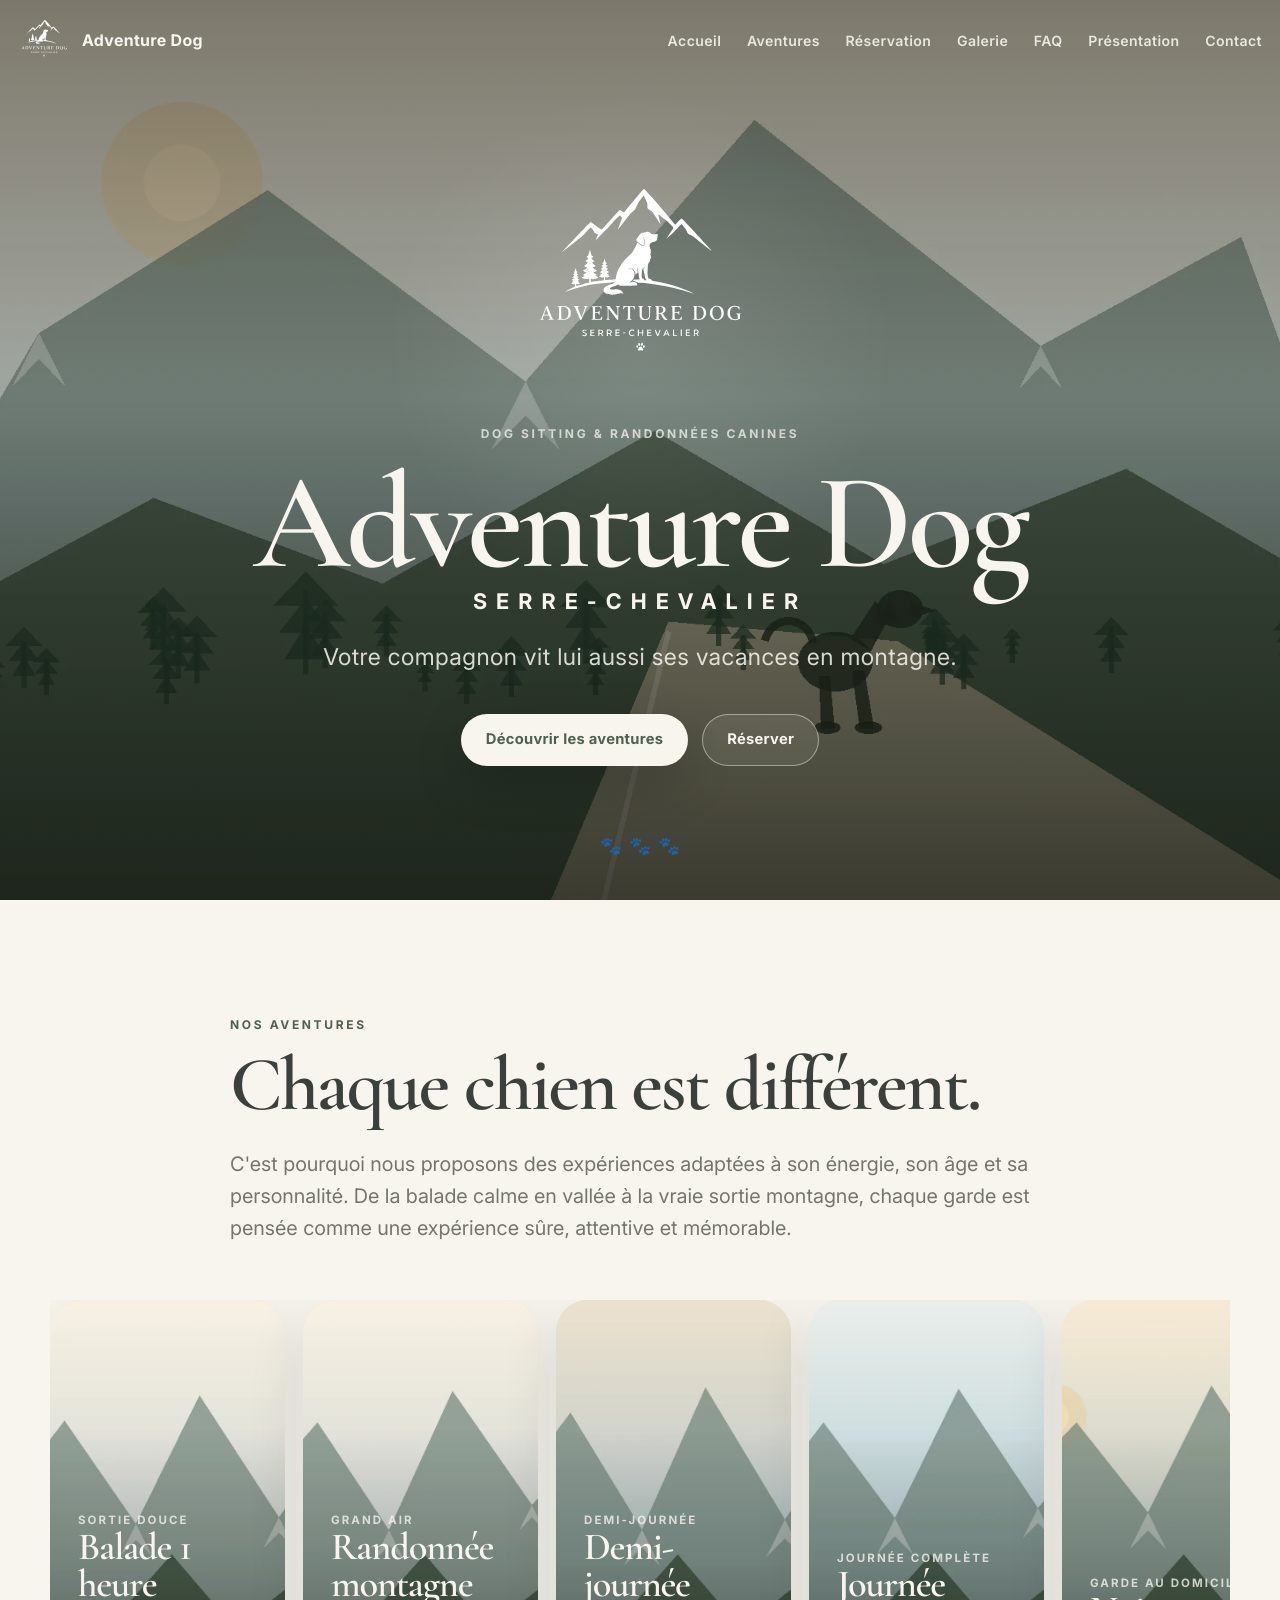
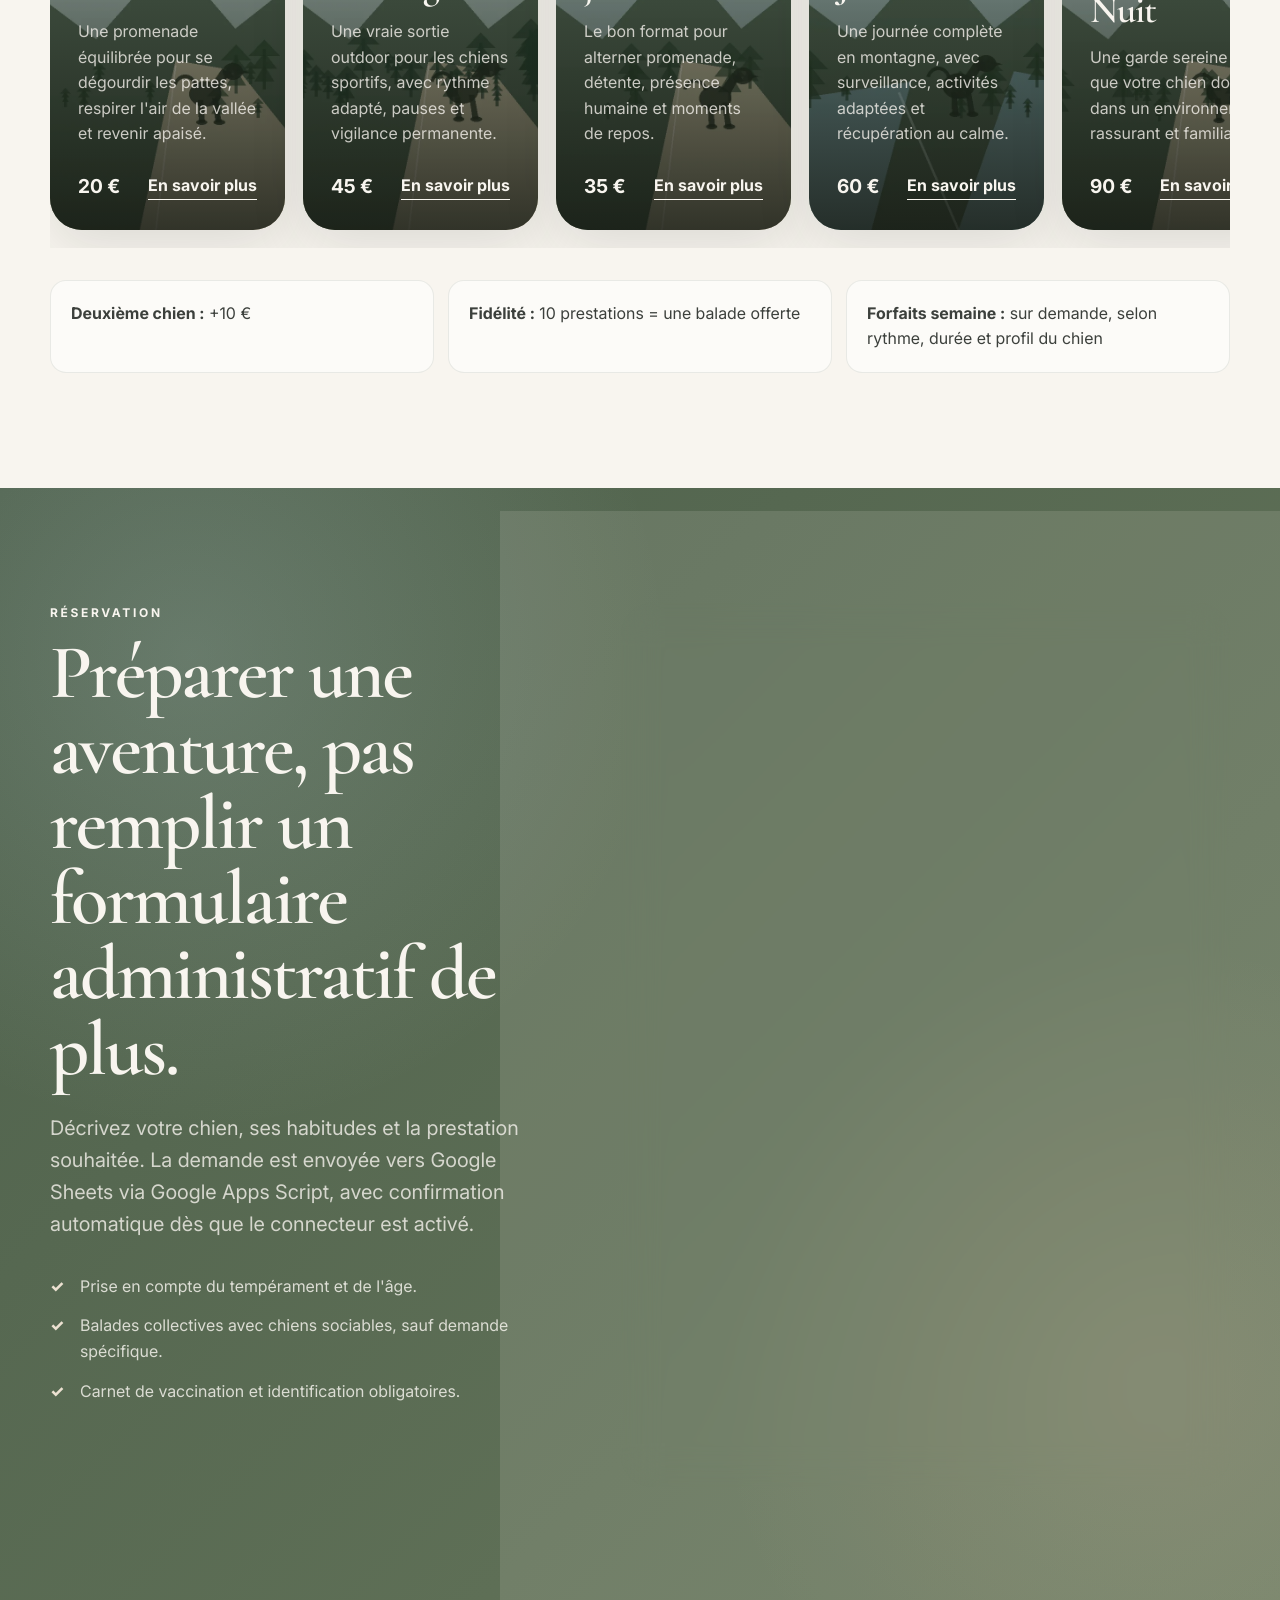
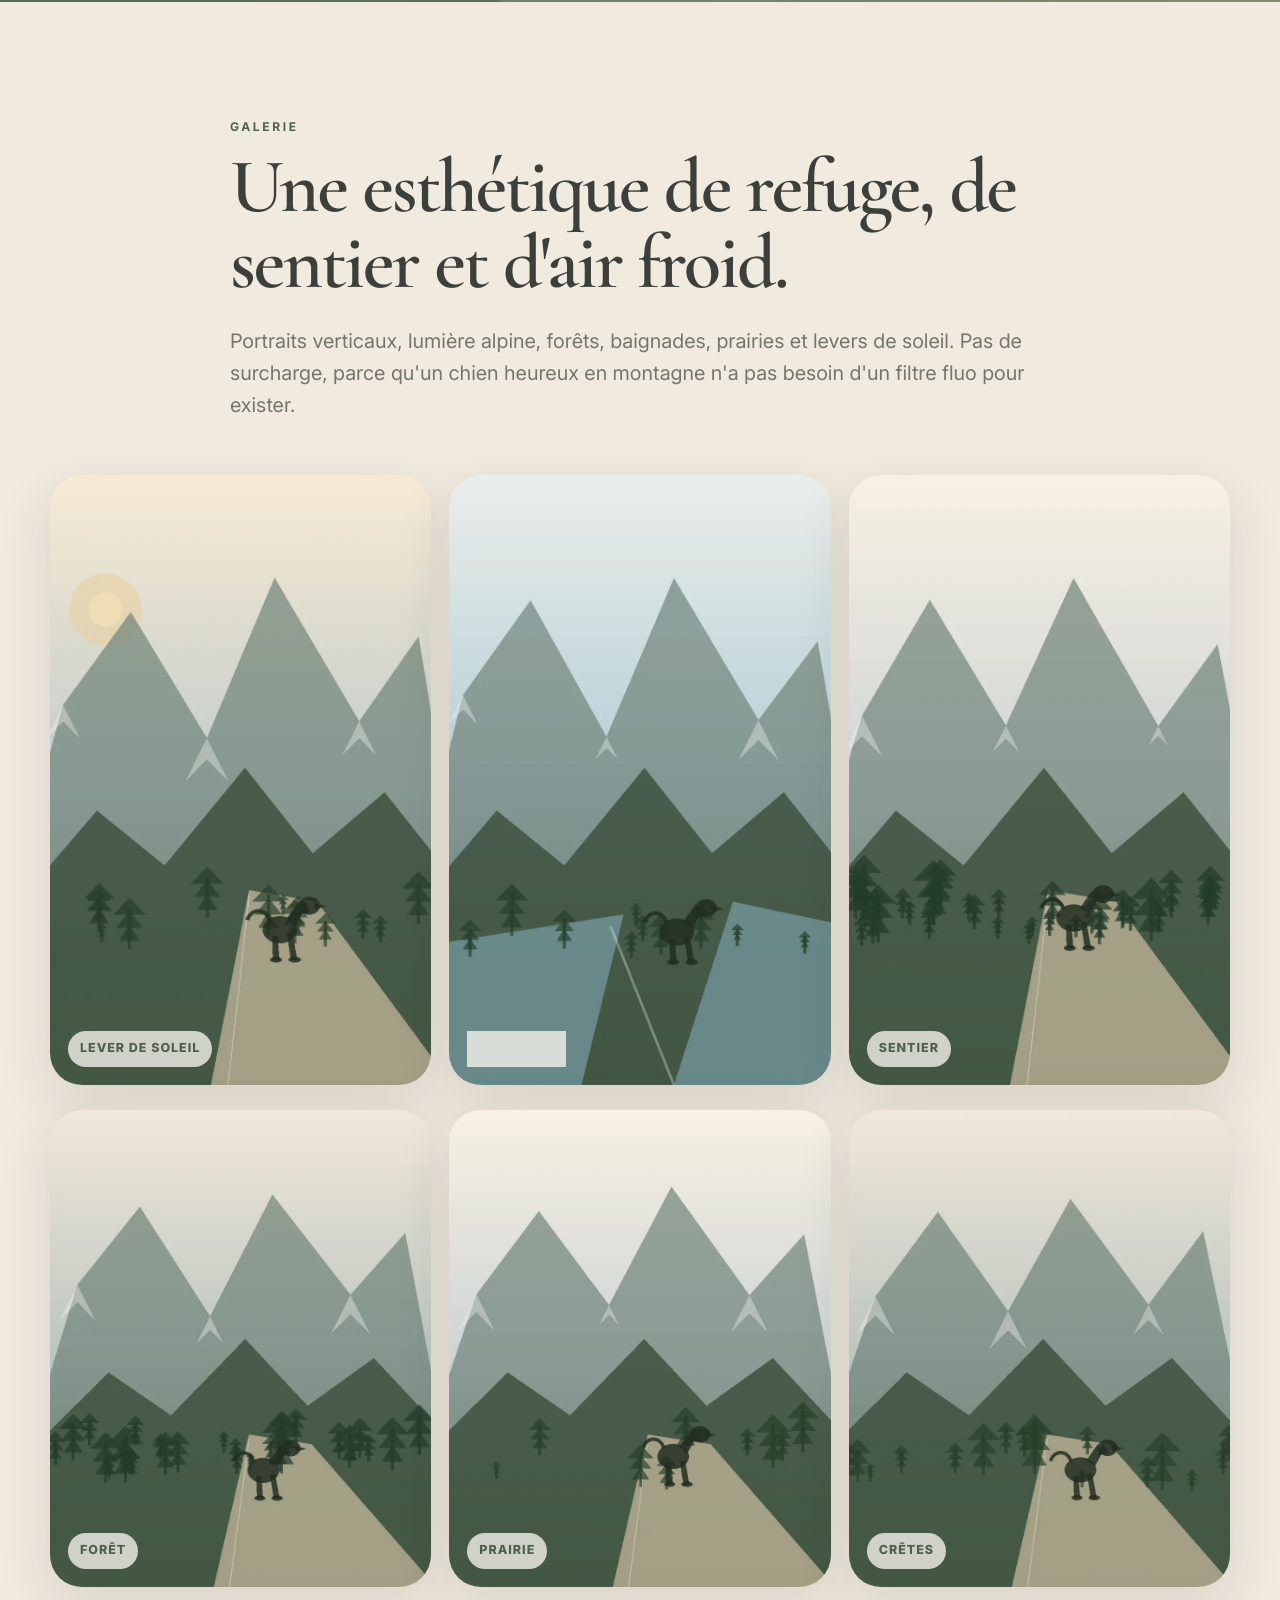
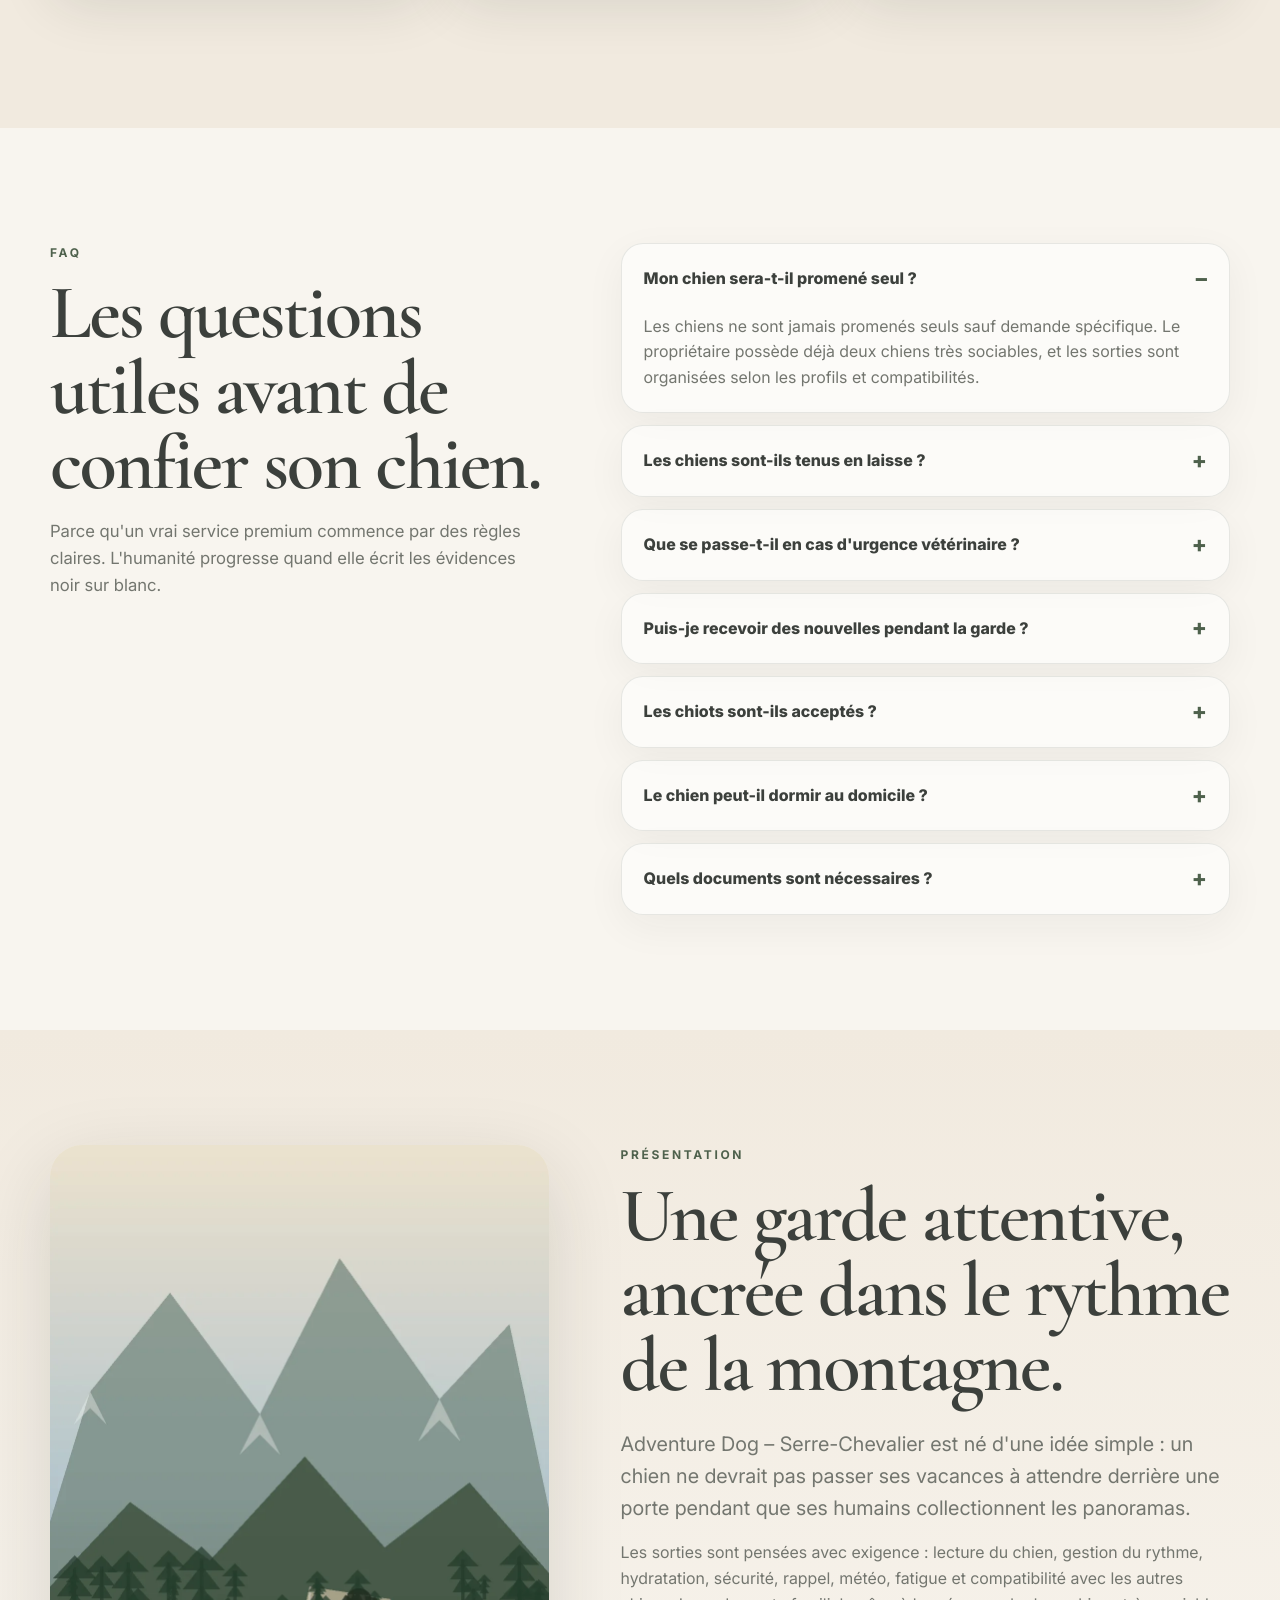
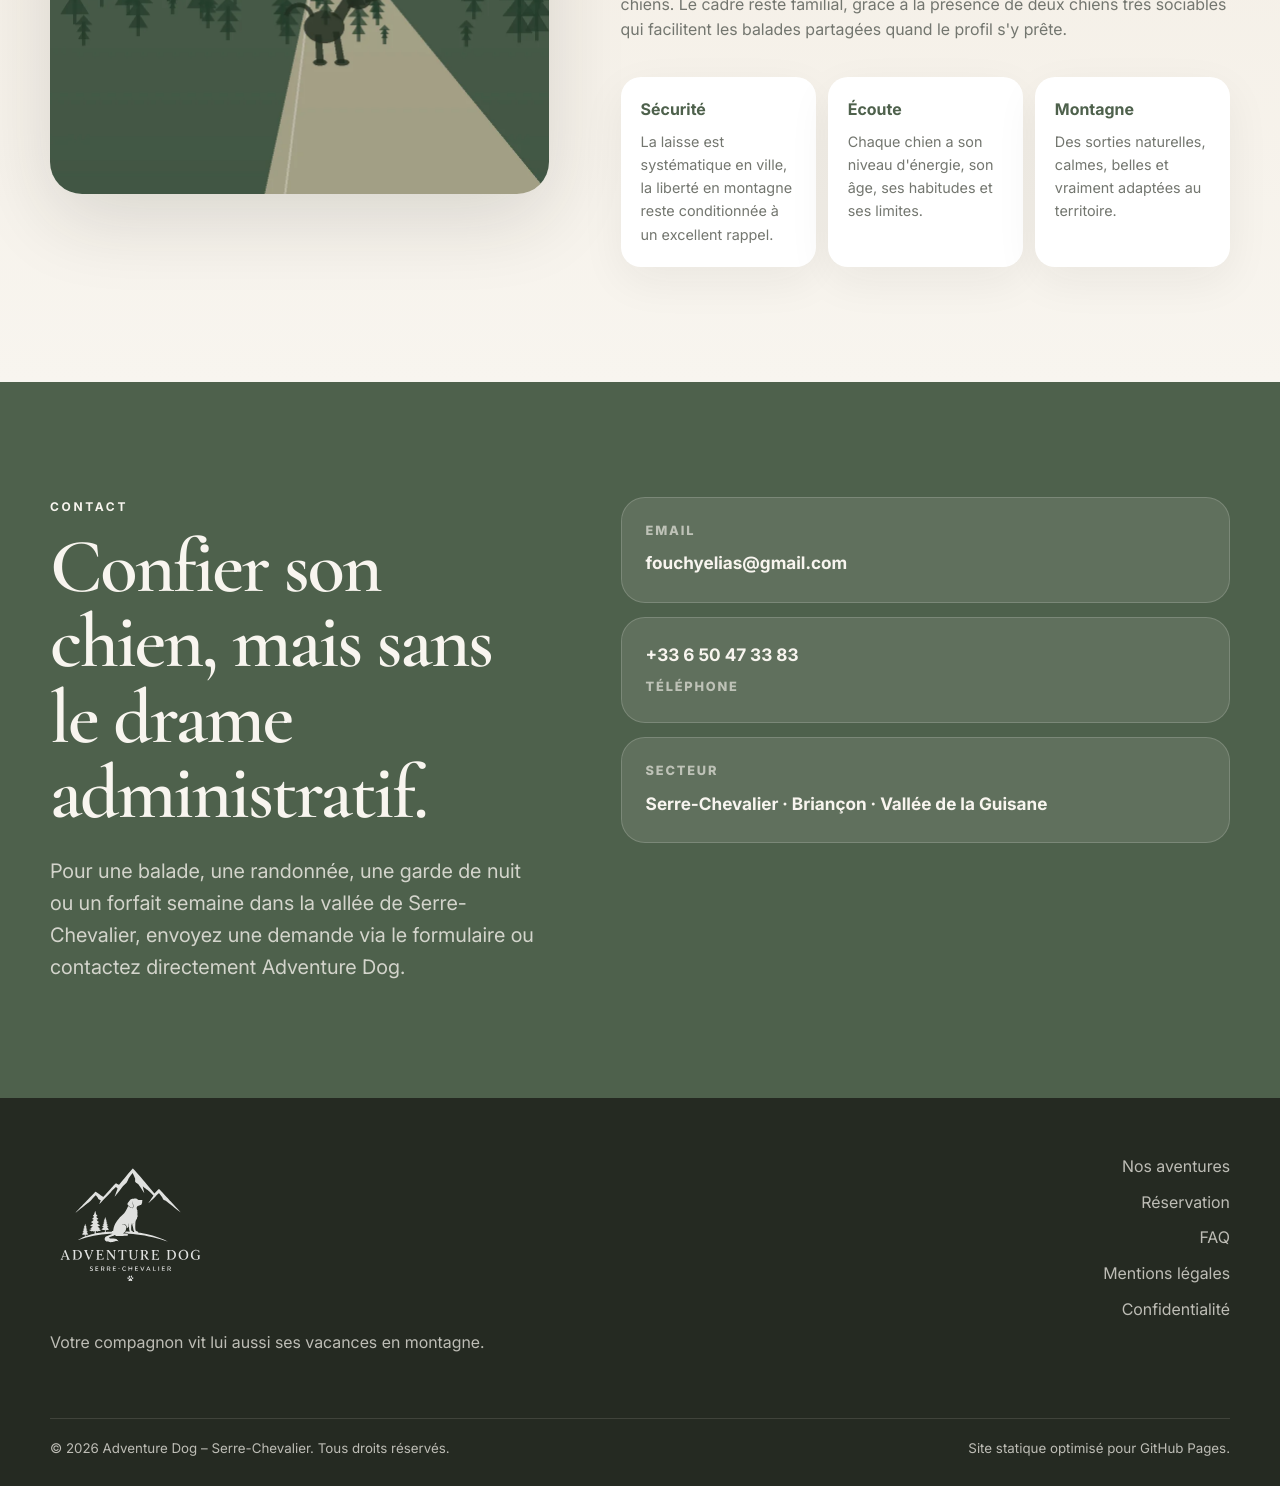
<file: index.html>
<!DOCTYPE html>
<html lang="fr">
<head>
  <meta name="google-site-verification" content="NlMvhfcgi4TBseEq9eMF1A41WAz8G3Jc4m7O7ial8rM" />
  <meta charset="UTF-8">
  <meta name="viewport" content="width=device-width, initial-scale=1.0">
  <meta name="robots" content="index, follow">
  <meta name="theme-color" content="#6f8066">
  <meta name="description" content="Adventure Dog – Serre-Chevalier propose un service de dog sitting, garde de chien, promenade canine et randonnées en montagne à Serre-Chevalier, Briançon, Chantemerle, Villeneuve et Le Monêtier-les-Bains.">
  <meta name="keywords" content="dog sitter Serre-Chevalier, dog sitter Briançon, promenade chien Briançon, garde de chien Serre-Chevalier, randonnée chien montagne">
  <meta name="author" content="Adventure Dog – Serre-Chevalier">
  <meta property="og:type" content="website">
  <meta property="og:locale" content="fr_FR">
  <meta property="og:title" content="Adventure Dog – Serre-Chevalier | Dog sitting & randonnées canines">
  <meta property="og:description" content="Votre compagnon vit lui aussi ses vacances en montagne. Balades, randonnées et gardes de chiens à Serre-Chevalier et Briançon.">
  <meta property="og:image" content="assets/images/hero.webp">
  <meta property="og:site_name" content="Adventure Dog – Serre-Chevalier">
  <title>Adventure Dog Serre-Chevalier | Dog sitter, garde de chien et randonnées canines à Briançon</title>

  <link rel="canonical" href="https://oban7.github.io/adventure-dog-serre-chevalier/">
  <link rel="icon" type="image/svg+xml" href="assets/icons/favicon.svg">
  <link rel="preload" href="assets/images/hero.webp" as="image" type="image/webp">
  <link rel="preconnect" href="https://fonts.googleapis.com">
  <link rel="preconnect" href="https://fonts.gstatic.com" crossorigin>
  <link href="https://fonts.googleapis.com/css2?family=Cormorant+Garamond:wght@500;600;700&family=Inter:wght@300;400;500;600;700&display=swap" rel="stylesheet">

  <link rel="stylesheet" href="assets/css/style.css">
  <link rel="stylesheet" href="assets/css/animations.css">
  <link rel="stylesheet" href="assets/css/responsive.css">

  <script type="application/ld+json">
{
  "@context": "https://schema.org",
  "@type": "LocalBusiness",
  "name": "Adventure Dog – Serre-Chevalier",
  "alternateName": "Dog Adventure Serre Chevalier",
  "description": "Dog sitting, garde de chien, promenades canines et randonnées en montagne à Serre-Chevalier et Briançon.",
  "url": "https://oban7.github.io/adventure-dog-serre-chevalier/",
  "email": "fouchyelias@gmail.com",
  "telephone": "+33650473383",
  "areaServed": [
    "Serre-Chevalier",
    "Briançon",
    "Chantemerle",
    "Villeneuve",
    "Le Monêtier-les-Bains"
  ],
  "priceRange": "€€",
  "sameAs": []
}
</script>
</head>
<body>
  <div class="progress-bar" aria-hidden="true"></div>

  <div id="loader" aria-hidden="true">
    <img src="assets/images/logo.svg" alt="">
  </div>

  <header class="site-header" id="top">
    <nav class="navbar" aria-label="Navigation principale">
      <a class="brand" href="#accueil" aria-label="Retour à l'accueil">
        <img src="assets/images/logo.svg" alt="Adventure Dog – Serre-Chevalier">
        <span>Adventure Dog</span>
      </a>
      <ul class="nav-list">
        <li><a href="#accueil">Accueil</a></li>
        <li><a href="#aventures">Aventures</a></li>
        <li><a href="#reservation">Réservation</a></li>
        <li><a href="#galerie">Galerie</a></li>
        <li><a href="#faq">FAQ</a></li>
        <li><a href="#presentation">Présentation</a></li>
        <li><a href="#contact">Contact</a></li>
      </ul>
    </nav>
  </header>

  <main>
    <section class="hero" id="accueil" aria-label="Accueil">
      <div class="hero-media" aria-hidden="true">
        <img src="assets/images/hero.webp" alt="Paysage de montagne au lever du soleil avec un chien en randonnée">
      </div>
      <div class="hero-overlay" aria-hidden="true"></div>
      <div class="hero-content reveal-logo">
        <img class="hero-logo" src="assets/images/logo.svg" alt="Logo Adventure Dog – Serre-Chevalier">
        <p class="eyebrow">Dog sitting & randonnées canines</p>
        <h1>Adventure Dog <span>Serre-Chevalier</span></h1>
        <p class="hero-subtitle">Votre compagnon vit lui aussi ses vacances en montagne.</p>
        <div class="hero-actions" aria-label="Actions principales">
          <a href="#aventures" class="btn btn-primary">Découvrir les aventures</a>
          <a href="#reservation" class="btn btn-secondary">Réserver</a>
        </div>
      </div>
      <button class="paw-scroll" type="button" aria-label="Descendre vers les aventures">
        <span>🐾</span><span>🐾</span><span>🐾</span>
      </button>
    </section>

    <section class="section section-intro" id="aventures">
      <div class="container narrow reveal">
        <p class="eyebrow">Nos aventures</p>
        <h2>Chaque chien est différent.</h2>
        <p class="lead">C'est pourquoi nous proposons des expériences adaptées à son énergie, son âge et sa personnalité. De la balade calme en vallée à la vraie sortie montagne, chaque garde est pensée comme une expérience sûre, attentive et mémorable.</p>
      </div>

      <div class="container adventures-grid">
        <article class="adventure-card reveal" data-service-card="balade">
          <img src="assets/images/balade.webp" alt="Promenade d'un chien dans un sentier de montagne" loading="lazy">
          <div class="card-content">
            <p class="card-kicker">Sortie douce</p>
            <h3>Balade 1 heure</h3>
            <p>Une promenade équilibrée pour se dégourdir les pattes, respirer l'air de la vallée et revenir apaisé.</p>
            <div class="card-bottom"><strong>20 €</strong><button class="text-button" type="button" data-open-service="balade">En savoir plus</button></div>
          </div>
        </article>

        <article class="adventure-card reveal" data-service-card="randonnee">
          <img src="assets/images/randonnee.webp" alt="Chien en randonnée sur un chemin de montagne" loading="lazy">
          <div class="card-content">
            <p class="card-kicker">Grand air</p>
            <h3>Randonnée montagne</h3>
            <p>Une vraie sortie outdoor pour les chiens sportifs, avec rythme adapté, pauses et vigilance permanente.</p>
            <div class="card-bottom"><strong>45 €</strong><button class="text-button" type="button" data-open-service="randonnee">En savoir plus</button></div>
          </div>
        </article>

        <article class="adventure-card reveal" data-service-card="demi-journee">
          <img src="assets/images/demi-journee.webp" alt="Chien dans une prairie alpine" loading="lazy">
          <div class="card-content">
            <p class="card-kicker">Demi-journée</p>
            <h3>Demi-journée</h3>
            <p>Le bon format pour alterner promenade, détente, présence humaine et moments de repos.</p>
            <div class="card-bottom"><strong>35 €</strong><button class="text-button" type="button" data-open-service="demi-journee">En savoir plus</button></div>
          </div>
        </article>

        <article class="adventure-card reveal" data-service-card="journee">
          <img src="assets/images/journee.webp" alt="Chien près d'un lac de montagne" loading="lazy">
          <div class="card-content">
            <p class="card-kicker">Journée complète</p>
            <h3>Journée</h3>
            <p>Une journée complète en montagne, avec surveillance, activités adaptées et récupération au calme.</p>
            <div class="card-bottom"><strong>60 €</strong><button class="text-button" type="button" data-open-service="journee">En savoir plus</button></div>
          </div>
        </article>

        <article class="adventure-card reveal" data-service-card="nuit">
          <img src="assets/images/nuit.webp" alt="Ambiance de chalet en montagne pour une garde de nuit" loading="lazy">
          <div class="card-content">
            <p class="card-kicker">Garde au domicile</p>
            <h3>Nuit</h3>
            <p>Une garde sereine pour que votre chien dorme dans un environnement rassurant et familial.</p>
            <div class="card-bottom"><strong>90 €</strong><button class="text-button" type="button" data-open-service="nuit">En savoir plus</button></div>
          </div>
        </article>
      </div>

      <div class="container tariff-note reveal">
        <p><strong>Deuxième chien :</strong> +10 €</p>
        <p><strong>Fidélité :</strong> 10 prestations = une balade offerte</p>
        <p><strong>Forfaits semaine :</strong> sur demande, selon rythme, durée et profil du chien</p>
      </div>
    </section>

    <section class="section reservation-section" id="reservation">
      <div class="container reservation-layout">
        <div class="reservation-copy reveal">
          <p class="eyebrow">Réservation</p>
          <h2>Préparer une aventure, pas remplir un formulaire administratif de plus.</h2>
          <p class="lead">Décrivez votre chien, ses habitudes et la prestation souhaitée. La demande est envoyée vers Google Sheets via Google Apps Script, avec confirmation automatique dès que le connecteur est activé.</p>
          <ul class="check-list">
            <li>Prise en compte du tempérament et de l'âge.</li>
            <li>Balades collectives avec chiens sociables, sauf demande spécifique.</li>
            <li>Carnet de vaccination et identification obligatoires.</li>
          </ul>
        </div>

        <form class="booking-form reveal" id="reservationForm" novalidate>
          <div class="form-row two-cols">
            <label>Votre nom
              <input type="text" name="nom" autocomplete="name" required>
            </label>
            <label>Email
              <input type="email" name="email" autocomplete="email" required>
            </label>
          </div>
          <div class="form-row two-cols">
            <label>Téléphone
              <input type="tel" name="telephone" autocomplete="tel" required>
            </label>
            <label>Nom du chien
              <input type="text" name="chien" required>
            </label>
          </div>
          <div class="form-row two-cols">
            <label>Prestation souhaitée
              <select name="prestation" required>
                <option value="">Choisir une aventure</option>
                <option>Balade 1 heure – 20 €</option>
                <option>Randonnée montagne – 45 €</option>
                <option>Demi-journée – 35 €</option>
                <option>Journée – 60 €</option>
                <option>Nuit – 90 €</option>
                <option>Forfait semaine</option>
              </select>
            </label>
            <label>Date souhaitée
              <input type="date" name="date" required>
            </label>
          </div>
          <div class="form-row two-cols">
            <label>Âge / gabarit
              <input type="text" name="profil" placeholder="Ex. 3 ans, berger australien, sportif">
            </label>
            <label>Deuxième chien
              <select name="deuxiemeChien">
                <option>Non</option>
                <option>Oui, +10 €</option>
              </select>
            </label>
          </div>
          <label>Tempérament, santé, rappel, habitudes
            <textarea name="message" rows="5" placeholder="Sociabilité, niveau d'énergie, rappel, peurs, traitement éventuel, habitudes de couchage…" required></textarea>
          </label>
          <label class="checkbox-line">
            <input type="checkbox" name="documents" required>
            <span>Je confirme que le chien est identifié et que le carnet de vaccination pourra être présenté.</span>
          </label>
          <label class="checkbox-line">
            <input type="checkbox" name="consentement" required>
            <span>J'accepte d'être contacté au sujet de cette demande de réservation.</span>
          </label>
          <input type="text" name="siteWeb" tabindex="-1" autocomplete="off" class="honeypot" aria-hidden="true">
          <button class="btn btn-form" type="submit">Envoyer la demande</button>
          <p class="form-status" id="formStatus" role="status" aria-live="polite"></p>
        </form>
      </div>
    </section>

    <section class="section gallery-section" id="galerie">
      <div class="container narrow reveal">
        <p class="eyebrow">Galerie</p>
        <h2>Une esthétique de refuge, de sentier et d'air froid.</h2>
        <p class="lead">Portraits verticaux, lumière alpine, forêts, baignades, prairies et levers de soleil. Pas de surcharge, parce qu'un chien heureux en montagne n'a pas besoin d'un filtre fluo pour exister.</p>
      </div>
      <div class="gallery-grid container">
        <figure class="gallery-item tall reveal" data-lightbox><img src="assets/images/gallery-01.webp" alt="Chien au lever du soleil en montagne" loading="lazy"><figcaption>Lever de soleil</figcaption></figure>
        <figure class="gallery-item reveal" data-lightbox><img src="assets/images/gallery-02.webp" alt="Chien dans une forêt alpine" loading="lazy"><figcaption>Forêt</figcaption></figure>
        <figure class="gallery-item tall reveal" data-lightbox><img src="assets/images/gallery-03.webp" alt="Chien près d'un torrent de montagne" loading="lazy"><figcaption>Baignade</figcaption></figure>
        <figure class="gallery-item reveal" data-lightbox><img src="assets/images/gallery-04.webp" alt="Chien dans une prairie de montagne" loading="lazy"><figcaption>Prairie</figcaption></figure>
        <figure class="gallery-item tall reveal" data-lightbox><img src="assets/images/gallery-05.webp" alt="Chien sur un sentier d'altitude" loading="lazy"><figcaption>Sentier</figcaption></figure>
        <figure class="gallery-item reveal" data-lightbox><img src="assets/images/gallery-06.webp" alt="Chien devant une ligne de crêtes" loading="lazy"><figcaption>Crêtes</figcaption></figure>
      </div>
    </section>

    <section class="section faq-section" id="faq">
      <div class="container faq-layout">
        <div class="faq-heading reveal">
          <p class="eyebrow">FAQ</p>
          <h2>Les questions utiles avant de confier son chien.</h2>
          <p>Parce qu'un vrai service premium commence par des règles claires. L'humanité progresse quand elle écrit les évidences noir sur blanc.</p>
        </div>
        <div class="faq-list reveal" data-accordion>
          <details open>
            <summary>Mon chien sera-t-il promené seul ?</summary>
            <p>Les chiens ne sont jamais promenés seuls sauf demande spécifique. Le propriétaire possède déjà deux chiens très sociables, et les sorties sont organisées selon les profils et compatibilités.</p>
          </details>
          <details>
            <summary>Les chiens sont-ils tenus en laisse ?</summary>
            <p>En ville, la laisse est obligatoire. En montagne, la liberté n'est envisagée que si le rappel est excellent et si le contexte est parfaitement sécurisé.</p>
          </details>
          <details>
            <summary>Que se passe-t-il en cas d'urgence vétérinaire ?</summary>
            <p>Le chien est conduit immédiatement chez un vétérinaire. Le propriétaire est prévenu sans délai, avec transmission des informations utiles.</p>
          </details>
          <details>
            <summary>Puis-je recevoir des nouvelles pendant la garde ?</summary>
            <p>Oui. Des nouvelles, photos ou messages peuvent être envoyés pendant la garde ou après la sortie.</p>
          </details>
          <details>
            <summary>Les chiots sont-ils acceptés ?</summary>
            <p>Oui, à condition d'adapter la durée, l'intensité et le cadre de la sortie à leur âge, leur vaccination et leur niveau de socialisation.</p>
          </details>
          <details>
            <summary>Le chien peut-il dormir au domicile ?</summary>
            <p>Oui. La garde de nuit est prévue au domicile, dans un cadre familial, calme et surveillé.</p>
          </details>
          <details>
            <summary>Quels documents sont nécessaires ?</summary>
            <p>Le carnet de vaccination est obligatoire, tout comme l'identification du chien. Ces éléments protègent le chien, les autres animaux et accessoirement les humains, qui découvrent parfois le concept de prévention.</p>
          </details>
        </div>
      </div>
    </section>

    <section class="section presentation-section" id="presentation">
      <div class="container presentation-layout">
        <div class="portrait-panel reveal">
          <img src="assets/images/presentation.webp" alt="Silhouette d'un chien assis face aux montagnes" loading="lazy">
        </div>
        <div class="presentation-copy reveal">
          <p class="eyebrow">Présentation</p>
          <h2>Une garde attentive, ancrée dans le rythme de la montagne.</h2>
          <p class="lead">Adventure Dog – Serre-Chevalier est né d'une idée simple : un chien ne devrait pas passer ses vacances à attendre derrière une porte pendant que ses humains collectionnent les panoramas.</p>
          <p>Les sorties sont pensées avec exigence : lecture du chien, gestion du rythme, hydratation, sécurité, rappel, météo, fatigue et compatibilité avec les autres chiens. Le cadre reste familial, grâce à la présence de deux chiens très sociables qui facilitent les balades partagées quand le profil s'y prête.</p>
          <div class="values-grid">
            <div><strong>Sécurité</strong><span>La laisse est systématique en ville, la liberté en montagne reste conditionnée à un excellent rappel.</span></div>
            <div><strong>Écoute</strong><span>Chaque chien a son niveau d'énergie, son âge, ses habitudes et ses limites.</span></div>
            <div><strong>Montagne</strong><span>Des sorties naturelles, calmes, belles et vraiment adaptées au territoire.</span></div>
          </div>
        </div>
      </div>
    </section>

    <section class="section contact-section" id="contact">
      <div class="container contact-layout">
        <div class="contact-copy reveal">
          <p class="eyebrow">Contact</p>
          <h2>Confier son chien, mais sans le drame administratif.</h2>
          <p class="lead">Pour une balade, une randonnée, une garde de nuit ou un forfait semaine dans la vallée de Serre-Chevalier, envoyez une demande via le formulaire ou contactez directement Adventure Dog.</p>
        </div>
        <div class="contact-cards reveal">
        <a class="contact-card" href="mailto:fouchyelias@gmail.com">
            <span>Email</span>
            <strong>fouchyelias@gmail.com</strong>
          </a>
          <a class="contact-card" href="tel:+33650473383">
            <strong>+33 6 50 47 33 83</strong>
            <span>Téléphone</span>
          </a>
          <div class="contact-card">
            <span>Secteur</span>
            <strong>Serre-Chevalier · Briançon · Vallée de la Guisane</strong>
          </div>
        </div>
      </div>
    </section>
  </main>

  <footer class="site-footer">
    <div class="container footer-grid">
      <div>
        <img class="footer-logo" src="assets/images/logo.svg" alt="Adventure Dog – Serre-Chevalier">
        <p>Votre compagnon vit lui aussi ses vacances en montagne.</p>
      </div>
      <nav aria-label="Navigation de pied de page">
        <a href="#aventures">Nos aventures</a>
        <a href="#reservation">Réservation</a>
        <a href="#faq">FAQ</a>
        <a href="legal/mentions-legales.html">Mentions légales</a>
        <a href="legal/politique-confidentialite.html">Confidentialité</a>
      </nav>
    </div>
    <div class="container footer-bottom">
      <small>© <span id="year"></span> Adventure Dog – Serre-Chevalier. Tous droits réservés.</small>
      <small>Site statique optimisé pour GitHub Pages.</small>
    </div>
  </footer>

  <div class="gallery-lightbox" id="galleryLightbox" aria-hidden="true" role="dialog" aria-modal="true" aria-label="Photo en plein écran">
    <button class="lightbox-close" type="button" aria-label="Fermer la photo" data-close-lightbox>×</button>
    <img id="lightboxImage" src="assets/images/gallery-01.webp" alt="">
    <p id="lightboxCaption"></p>
  </div>

  <div class="modal" id="serviceModal" aria-hidden="true" role="dialog" aria-modal="true" aria-labelledby="modalTitle">
    <div class="modal-backdrop" data-close-modal></div>
    <article class="modal-card" tabindex="-1">
      <button class="modal-close" type="button" aria-label="Fermer" data-close-modal>×</button>
      <img id="modalImage" src="assets/images/balade.webp" alt="" loading="lazy">
      <div class="modal-content">
        <p class="eyebrow" id="modalKicker">Adventure Dog</p>
        <h2 id="modalTitle">Balade 1 heure</h2>
        <p id="modalDescription"></p>
        <ul id="modalList" class="modal-list"></ul>
        <div class="modal-price"><span>Tarif</span><strong id="modalPrice">20 €</strong></div>
        <a href="#reservation" class="btn btn-primary" data-close-modal>Réserver cette aventure</a>
      </div>
    </article>
  </div>

  <script src="assets/js/config.js"></script>
  <script src="assets/js/app.js" defer></script>
</body>
</html>
</file>
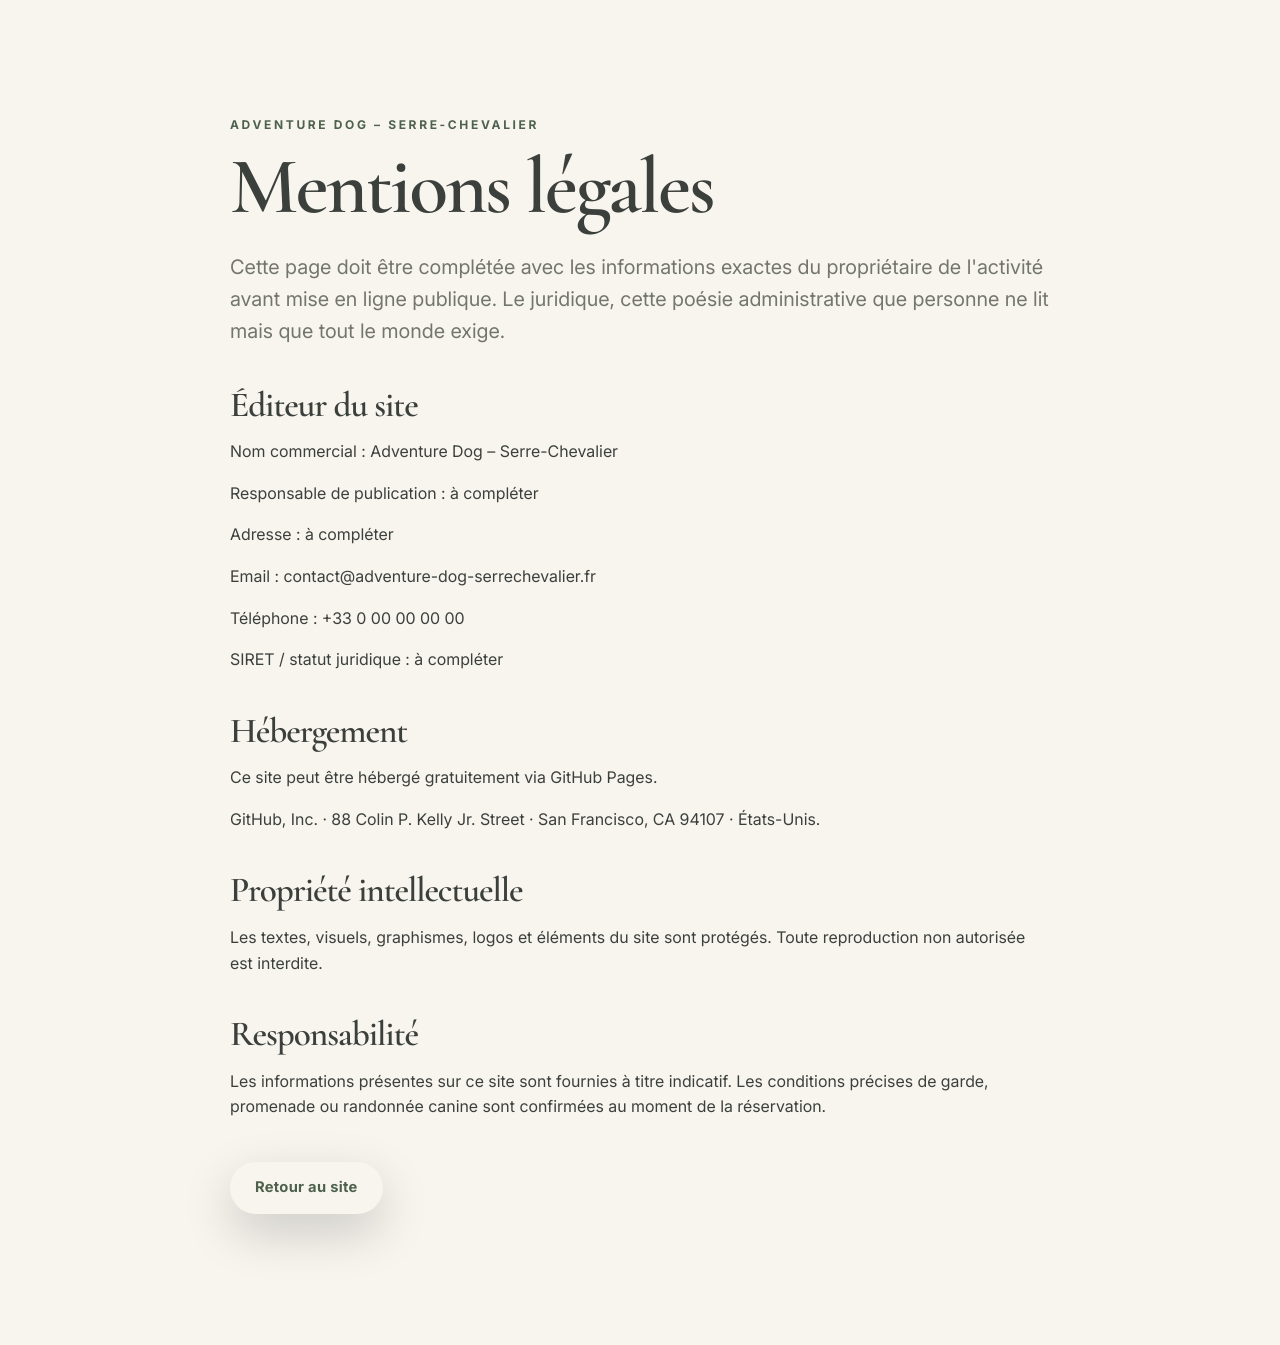
<file: legal/mentions-legales.html>
<!DOCTYPE html>
<html lang="fr">
<head>
  <meta charset="UTF-8">
  <meta name="viewport" content="width=device-width, initial-scale=1.0">
  <meta name="robots" content="noindex, follow">
  <title>Mentions légales | Adventure Dog – Serre-Chevalier</title>
  <link rel="icon" type="image/svg+xml" href="../assets/icons/favicon.svg">
  <link rel="preconnect" href="https://fonts.googleapis.com">
  <link rel="preconnect" href="https://fonts.gstatic.com" crossorigin>
  <link href="https://fonts.googleapis.com/css2?family=Cormorant+Garamond:wght@500;600;700&family=Inter:wght@300;400;500;600;700&display=swap" rel="stylesheet">
  <link rel="stylesheet" href="../assets/css/style.css">
  <link rel="stylesheet" href="../assets/css/responsive.css">
</head>
<body class="legal-page">
  <main class="section">
    <article class="container narrow">
      <p class="eyebrow">Adventure Dog – Serre-Chevalier</p>
      <h1 style="color:var(--color-stone);font-size:clamp(3rem,8vw,5rem);">Mentions légales</h1>
      <p class="lead">Cette page doit être complétée avec les informations exactes du propriétaire de l'activité avant mise en ligne publique. Le juridique, cette poésie administrative que personne ne lit mais que tout le monde exige.</p>

      <h2 style="font-size:2.2rem;margin-top:42px;">Éditeur du site</h2>
      <p>Nom commercial : Adventure Dog – Serre-Chevalier</p>
      <p>Responsable de publication : à compléter</p>
      <p>Adresse : à compléter</p>
      <p>Email : contact@adventure-dog-serrechevalier.fr</p>
      <p>Téléphone : +33 0 00 00 00 00</p>
      <p>SIRET / statut juridique : à compléter</p>

      <h2 style="font-size:2.2rem;margin-top:42px;">Hébergement</h2>
      <p>Ce site peut être hébergé gratuitement via GitHub Pages.</p>
      <p>GitHub, Inc. · 88 Colin P. Kelly Jr. Street · San Francisco, CA 94107 · États-Unis.</p>

      <h2 style="font-size:2.2rem;margin-top:42px;">Propriété intellectuelle</h2>
      <p>Les textes, visuels, graphismes, logos et éléments du site sont protégés. Toute reproduction non autorisée est interdite.</p>

      <h2 style="font-size:2.2rem;margin-top:42px;">Responsabilité</h2>
      <p>Les informations présentes sur ce site sont fournies à titre indicatif. Les conditions précises de garde, promenade ou randonnée canine sont confirmées au moment de la réservation.</p>

      <p style="margin-top:42px;"><a class="btn btn-primary" href="../index.html">Retour au site</a></p>
    </article>
  </main>
</body>
</html>
</file>
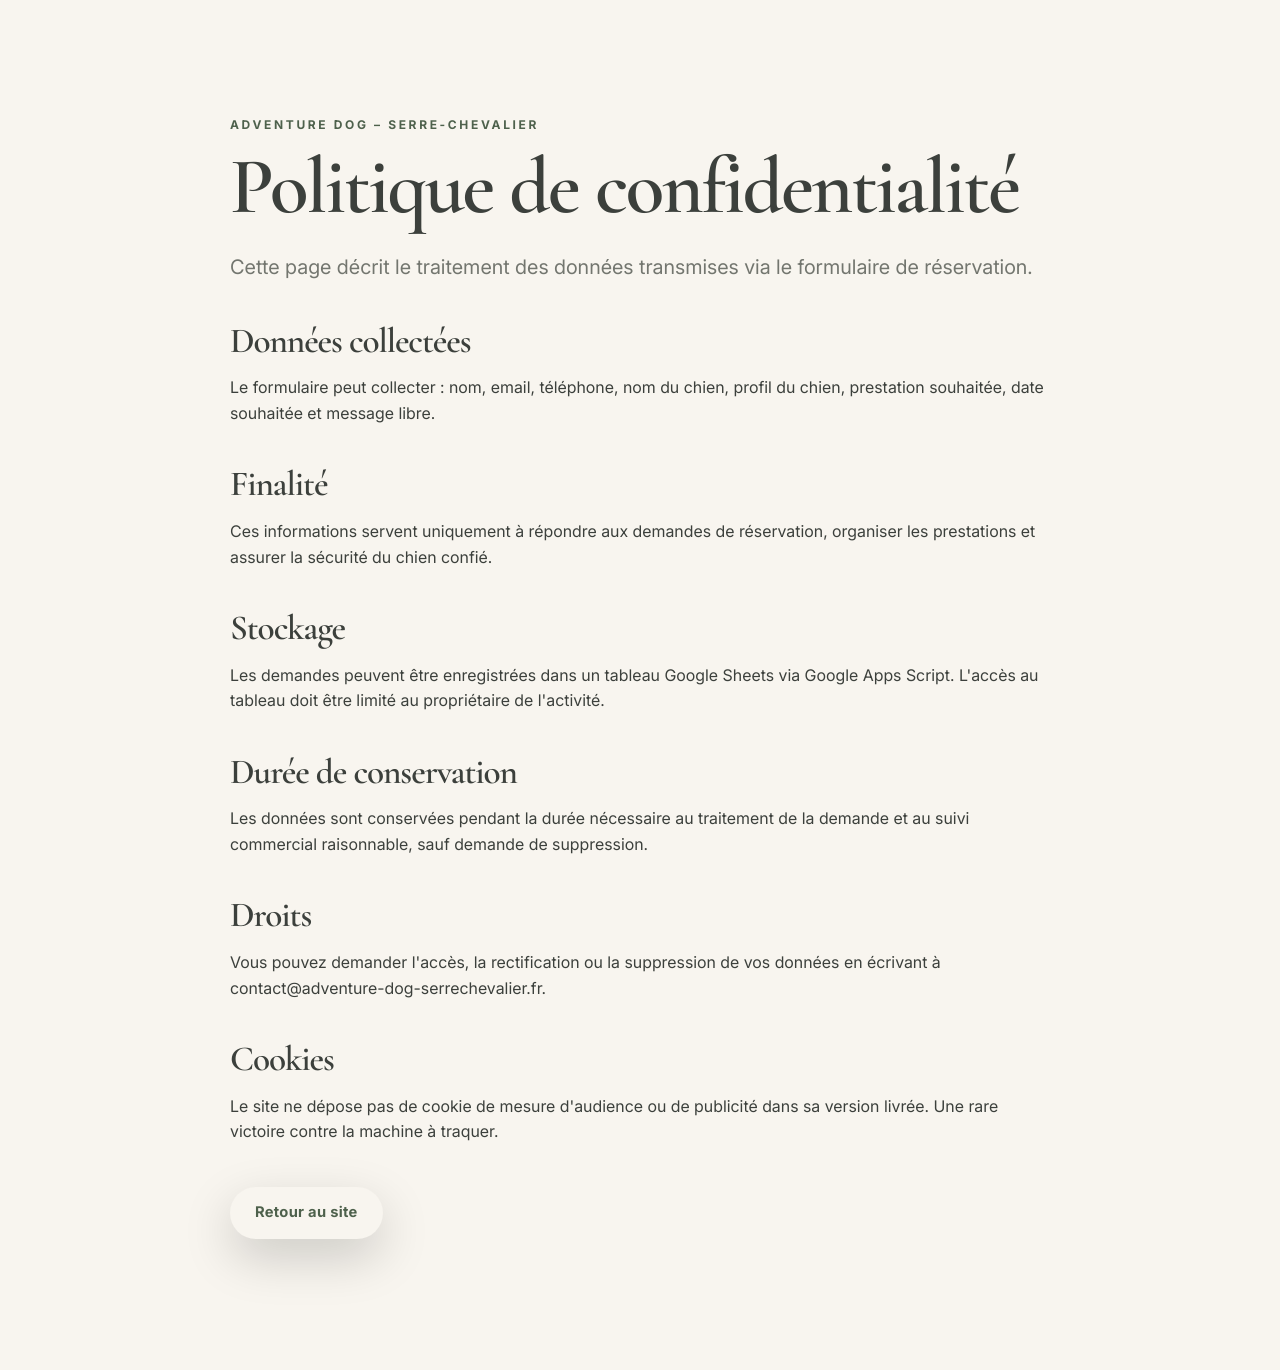
<file: legal/politique-confidentialite.html>
<!DOCTYPE html>
<html lang="fr">
<head>
  <meta charset="UTF-8">
  <meta name="viewport" content="width=device-width, initial-scale=1.0">
  <meta name="robots" content="noindex, follow">
  <title>Politique de confidentialité | Adventure Dog – Serre-Chevalier</title>
  <link rel="icon" type="image/svg+xml" href="../assets/icons/favicon.svg">
  <link rel="preconnect" href="https://fonts.googleapis.com">
  <link rel="preconnect" href="https://fonts.gstatic.com" crossorigin>
  <link href="https://fonts.googleapis.com/css2?family=Cormorant+Garamond:wght@500;600;700&family=Inter:wght@300;400;500;600;700&display=swap" rel="stylesheet">
  <link rel="stylesheet" href="../assets/css/style.css">
  <link rel="stylesheet" href="../assets/css/responsive.css">
</head>
<body class="legal-page">
  <main class="section">
    <article class="container narrow">
      <p class="eyebrow">Adventure Dog – Serre-Chevalier</p>
      <h1 style="color:var(--color-stone);font-size:clamp(3rem,8vw,5rem);">Politique de confidentialité</h1>
      <p class="lead">Cette page décrit le traitement des données transmises via le formulaire de réservation.</p>

      <h2 style="font-size:2.2rem;margin-top:42px;">Données collectées</h2>
      <p>Le formulaire peut collecter : nom, email, téléphone, nom du chien, profil du chien, prestation souhaitée, date souhaitée et message libre.</p>

      <h2 style="font-size:2.2rem;margin-top:42px;">Finalité</h2>
      <p>Ces informations servent uniquement à répondre aux demandes de réservation, organiser les prestations et assurer la sécurité du chien confié.</p>

      <h2 style="font-size:2.2rem;margin-top:42px;">Stockage</h2>
      <p>Les demandes peuvent être enregistrées dans un tableau Google Sheets via Google Apps Script. L'accès au tableau doit être limité au propriétaire de l'activité.</p>

      <h2 style="font-size:2.2rem;margin-top:42px;">Durée de conservation</h2>
      <p>Les données sont conservées pendant la durée nécessaire au traitement de la demande et au suivi commercial raisonnable, sauf demande de suppression.</p>

      <h2 style="font-size:2.2rem;margin-top:42px;">Droits</h2>
      <p>Vous pouvez demander l'accès, la rectification ou la suppression de vos données en écrivant à contact@adventure-dog-serrechevalier.fr.</p>

      <h2 style="font-size:2.2rem;margin-top:42px;">Cookies</h2>
      <p>Le site ne dépose pas de cookie de mesure d'audience ou de publicité dans sa version livrée. Une rare victoire contre la machine à traquer.</p>

      <p style="margin-top:42px;"><a class="btn btn-primary" href="../index.html">Retour au site</a></p>
    </article>
  </main>
</body>
</html>
</file>
<file: assets/css/style.css>
/* =========================================================
   Adventure Dog – Serre-Chevalier
   Feuille principale : design premium, mobile first, GitHub Pages.
   ========================================================= */

:root {
  --color-sage: #6f8066;
  --color-sage-dark: #4e614c;
  --color-sage-soft: #dfe6d8;
  --color-sand: #c8ad8e;
  --color-sand-soft: #ece1d1;
  --color-cream: #f8f5ef;
  --color-cream-deep: #f1eadf;
  --color-stone: #3c403c;
  --color-stone-soft: #73766f;
  --color-glacier: #b7cbd1;
  --color-white: #ffffff;
  --color-black: #141611;

  --font-title: 'Cormorant Garamond', Georgia, serif;
  --font-text: 'Inter', system-ui, -apple-system, BlinkMacSystemFont, 'Segoe UI', sans-serif;

  --shadow-soft: 0 24px 80px rgba(35, 38, 31, 0.14);
  --shadow-card: 0 18px 55px rgba(35, 38, 31, 0.12);
  --radius-xl: 32px;
  --radius-lg: 24px;
  --radius-md: 16px;
  --container: 1180px;
  --header-height: 82px;
  --ease: cubic-bezier(.2, .8, .2, 1);
}

* { box-sizing: border-box; }

html {
  scroll-behavior: smooth;
  scroll-padding-top: 96px;
}

body {
  margin: 0;
  font-family: var(--font-text);
  color: var(--color-stone);
  background: var(--color-cream);
  line-height: 1.6;
  overflow-x: hidden;
  text-rendering: geometricPrecision;
}

body.modal-open { overflow: hidden; }

img {
  display: block;
  max-width: 100%;
}

a { color: inherit; text-decoration: none; }

button,
input,
select,
textarea {
  font: inherit;
}

button { cursor: pointer; }

::selection {
  background: var(--color-sage-dark);
  color: var(--color-cream);
}

.progress-bar {
  position: fixed;
  top: 0;
  left: 0;
  z-index: 3000;
  width: 0;
  height: 4px;
  background: linear-gradient(90deg, var(--color-sage), var(--color-glacier));
  transform-origin: left center;
}

#loader {
  position: fixed;
  inset: 0;
  z-index: 4000;
  display: grid;
  place-items: center;
  background: var(--color-cream);
  transition: opacity .65s var(--ease), visibility .65s var(--ease);
}

#loader.is-hidden {
  opacity: 0;
  visibility: hidden;
  pointer-events: none;
}

#loader img {
  width: min(220px, 42vw);
  color: var(--color-sage-dark);
  animation: fadeLogo 1s var(--ease) both;
}

.container {
  width: min(calc(100% - 40px), var(--container));
  margin-inline: auto;
}

.narrow { max-width: 820px; }

.section {
  padding: clamp(72px, 9vw, 132px) 0;
  position: relative;
}

.section-intro { background: var(--color-cream); }

.eyebrow {
  margin: 0 0 14px;
  color: var(--color-sage-dark);
  font-size: .75rem;
  font-weight: 700;
  letter-spacing: .22em;
  text-transform: uppercase;
}

h1,
h2,
h3 {
  margin: 0;
  font-family: var(--font-title);
  font-weight: 600;
  line-height: .98;
  letter-spacing: -.03em;
  color: var(--color-stone);
}

h1 {
  font-size: clamp(3.8rem, 12vw, 8.5rem);
  color: var(--color-cream);
  text-wrap: balance;
}

h1 span {
  display: block;
  margin-top: .08em;
  font-family: var(--font-text);
  font-size: clamp(.95rem, 2.2vw, 1.35rem);
  font-weight: 700;
  letter-spacing: .42em;
  text-transform: uppercase;
}

h2 {
  font-size: clamp(2.7rem, 6vw, 5.2rem);
  max-width: 860px;
}

h3 { font-size: clamp(2rem, 3vw, 2.8rem); }

.lead {
  margin: 24px 0 0;
  color: var(--color-stone-soft);
  font-size: clamp(1.05rem, 2vw, 1.25rem);
}

.site-header {
  position: fixed;
  top: 0;
  left: 0;
  z-index: 2500;
  width: 100%;
  transition: background .4s var(--ease), box-shadow .4s var(--ease), backdrop-filter .4s var(--ease), border-color .4s var(--ease);
  border-bottom: 1px solid transparent;
}

.site-header.scrolled {
  background: rgba(248, 245, 239, .74);
  backdrop-filter: blur(18px);
  -webkit-backdrop-filter: blur(18px);
  box-shadow: 0 18px 40px rgba(18, 22, 16, .08);
  border-color: rgba(78, 97, 76, .12);
}

.navbar {
  min-height: var(--header-height);
  width: min(calc(100% - 36px), 1320px);
  margin-inline: auto;
  display: flex;
  align-items: center;
  justify-content: space-between;
  gap: 22px;
}

.brand {
  display: inline-flex;
  align-items: center;
  gap: 12px;
  flex: 0 0 auto;
  color: var(--color-cream);
  font-weight: 700;
  letter-spacing: .02em;
  transition: color .3s var(--ease), opacity .3s var(--ease);
}

.brand img {
  width: 52px;
  height: auto;
  filter: brightness(0) invert(1);
  transition: filter .3s var(--ease);
}

.site-header.scrolled .brand,
.site-header.scrolled .nav-list a { color: var(--color-stone); }

.site-header.scrolled .brand img { filter: none; }

.nav-list {
  display: flex;
  align-items: center;
  gap: clamp(14px, 2vw, 30px);
  padding: 0;
  margin: 0;
  list-style: none;
  overflow-x: auto;
  scrollbar-width: none;
  white-space: nowrap;
}

.nav-list::-webkit-scrollbar { display: none; }

.nav-list a {
  color: rgba(248, 245, 239, .88);
  font-size: .88rem;
  font-weight: 600;
  letter-spacing: .03em;
  transition: color .25s var(--ease), opacity .25s var(--ease);
}

.nav-list a:hover,
.nav-list a:focus-visible {
  color: var(--color-cream);
  opacity: .75;
}

.site-header.scrolled .nav-list a:hover,
.site-header.scrolled .nav-list a:focus-visible { color: var(--color-sage-dark); }

.hero {
  min-height: 100svh;
  position: relative;
  display: grid;
  place-items: center;
  padding: 120px 20px 86px;
  overflow: hidden;
  isolation: isolate;
  text-align: center;
}

.hero-media,
.hero-media img,
.hero-overlay {
  position: absolute;
  inset: 0;
}

.hero-media { z-index: -3; }

.hero-media img {
  width: 100%;
  height: 100%;
  object-fit: cover;
  transform: scale(1.06);
  animation: kenBurns 22s ease-in-out infinite alternate;
}

.hero-overlay {
  z-index: -2;
  background:
    radial-gradient(circle at 50% 38%, rgba(255, 255, 255, .10), transparent 30%),
    linear-gradient(180deg, rgba(14, 16, 12, .52), rgba(14, 16, 12, .22) 44%, rgba(14, 16, 12, .70));
}

.hero-content {
  width: min(980px, 100%);
  color: var(--color-cream);
}

.hero-logo {
  width: min(230px, 48vw);
  margin: 0 auto 26px;
  filter: brightness(0) invert(1);
}

.hero .eyebrow { color: rgba(248, 245, 239, .75); }

.hero-subtitle {
  margin: 26px auto 0;
  max-width: 680px;
  color: rgba(248, 245, 239, .86);
  font-size: clamp(1.1rem, 2.4vw, 1.45rem);
  letter-spacing: .02em;
}

.hero-actions {
  display: flex;
  justify-content: center;
  flex-wrap: wrap;
  gap: 14px;
  margin-top: 38px;
}

.btn {
  display: inline-flex;
  align-items: center;
  justify-content: center;
  min-height: 52px;
  padding: 0 24px;
  border-radius: 999px;
  border: 1px solid transparent;
  font-size: .92rem;
  font-weight: 700;
  letter-spacing: .02em;
  transition: transform .25s var(--ease), box-shadow .25s var(--ease), background .25s var(--ease), color .25s var(--ease), border-color .25s var(--ease);
}

.btn:hover,
.btn:focus-visible { transform: translateY(-2px); }

.btn-primary {
  background: var(--color-cream);
  color: var(--color-sage-dark);
  box-shadow: 0 18px 50px rgba(0, 0, 0, .18);
}

.btn-primary:hover { background: var(--color-white); }

.btn-secondary {
  color: var(--color-cream);
  border-color: rgba(248, 245, 239, .45);
  background: rgba(248, 245, 239, .08);
  backdrop-filter: blur(10px);
}

.btn-secondary:hover { background: rgba(248, 245, 239, .16); }

.paw-scroll {
  position: absolute;
  left: 50%;
  bottom: 28px;
  transform: translateX(-50%);
  display: flex;
  gap: 7px;
  padding: 12px 16px;
  border: 0;
  background: transparent;
  color: rgba(248, 245, 239, .78);
  font-size: 1.1rem;
}

.paw-scroll span {
  display: inline-block;
  animation: pawStep 1.6s ease-in-out infinite;
}

.paw-scroll span:nth-child(2) { animation-delay: .16s; }
.paw-scroll span:nth-child(3) { animation-delay: .32s; }

.adventures-grid {
  display: grid;
  grid-template-columns: repeat(5, minmax(235px, 1fr));
  gap: 18px;
  margin-top: 56px;
  overflow-x: auto;
  padding-bottom: 18px;
  scroll-snap-type: x proximity;
}

.adventure-card {
  position: relative;
  min-height: 530px;
  border-radius: var(--radius-xl);
  overflow: hidden;
  background: var(--color-sand-soft);
  box-shadow: var(--shadow-card);
  scroll-snap-align: center;
  isolation: isolate;
  transform: translateZ(0);
}

.adventure-card img {
  position: absolute;
  inset: 0;
  z-index: -2;
  width: 100%;
  height: 100%;
  object-fit: cover;
  transition: transform .7s var(--ease), filter .7s var(--ease);
}

.adventure-card::after {
  content: '';
  position: absolute;
  inset: 0;
  z-index: -1;
  background: linear-gradient(180deg, transparent 24%, rgba(18, 21, 15, .18) 50%, rgba(18, 21, 15, .78));
}

.adventure-card:hover img { transform: scale(1.055); filter: saturate(.96); }
.adventure-card:hover { transform: translateY(-5px); }

.card-content {
  min-height: inherit;
  display: flex;
  flex-direction: column;
  justify-content: flex-end;
  padding: 28px;
  color: var(--color-cream);
}

.card-kicker {
  margin: 0 0 10px;
  color: rgba(248, 245, 239, .72);
  font-size: .72rem;
  font-weight: 700;
  letter-spacing: .18em;
  text-transform: uppercase;
}

.card-content h3 { color: var(--color-cream); }
.card-content p { margin: 14px 0 0; color: rgba(248, 245, 239, .78); }

.card-bottom {
  display: flex;
  align-items: center;
  justify-content: space-between;
  gap: 18px;
  margin-top: 24px;
}

.card-bottom strong {
  font-size: 1.2rem;
  color: var(--color-cream);
}

.text-button {
  padding: 0;
  border: 0;
  border-bottom: 1px solid currentColor;
  background: transparent;
  color: var(--color-cream);
  font-weight: 700;
}

.tariff-note {
  display: grid;
  grid-template-columns: repeat(3, 1fr);
  gap: 14px;
  margin-top: 32px;
}

.tariff-note p {
  margin: 0;
  padding: 20px;
  border-radius: var(--radius-md);
  background: rgba(255, 255, 255, .55);
  border: 1px solid rgba(78, 97, 76, .11);
}

.reservation-section {
  background: linear-gradient(135deg, var(--color-sage-dark), #66765b);
  color: var(--color-cream);
}

.reservation-section::before {
  content: '';
  position: absolute;
  inset: 0;
  background: radial-gradient(circle at 15% 15%, rgba(183, 203, 209, .22), transparent 33%), radial-gradient(circle at 90% 80%, rgba(200, 173, 142, .18), transparent 30%);
  pointer-events: none;
}

.reservation-layout,
.faq-layout,
.presentation-layout,
.contact-layout {
  display: grid;
  grid-template-columns: minmax(0, .9fr) minmax(0, 1.1fr);
  gap: clamp(32px, 6vw, 72px);
  align-items: start;
  position: relative;
}

.reservation-section h2,
.reservation-section .eyebrow,
.reservation-section .lead { color: var(--color-cream); }

.reservation-section .lead { color: rgba(248, 245, 239, .78); }

.check-list {
  display: grid;
  gap: 14px;
  padding: 0;
  margin: 34px 0 0;
  list-style: none;
}

.check-list li {
  position: relative;
  padding-left: 30px;
  color: rgba(248, 245, 239, .82);
}

.check-list li::before {
  content: '✓';
  position: absolute;
  left: 0;
  color: var(--color-sand-soft);
  font-weight: 800;
}

.booking-form {
  display: grid;
  gap: 18px;
  padding: clamp(24px, 4vw, 38px);
  border: 1px solid rgba(248, 245, 239, .22);
  border-radius: var(--radius-xl);
  background: rgba(248, 245, 239, .12);
  backdrop-filter: blur(18px);
  box-shadow: 0 28px 80px rgba(0, 0, 0, .14);
}

.form-row.two-cols {
  display: grid;
  grid-template-columns: repeat(2, 1fr);
  gap: 16px;
}

label {
  display: grid;
  gap: 8px;
  color: rgba(248, 245, 239, .86);
  font-size: .9rem;
  font-weight: 700;
}

input,
select,
textarea {
  width: 100%;
  border: 1px solid rgba(248, 245, 239, .24);
  border-radius: 16px;
  background: rgba(248, 245, 239, .92);
  color: var(--color-stone);
  padding: 14px 15px;
  outline: none;
  transition: border-color .2s var(--ease), box-shadow .2s var(--ease), background .2s var(--ease);
}

textarea { resize: vertical; }

input:focus,
select:focus,
textarea:focus {
  border-color: var(--color-glacier);
  box-shadow: 0 0 0 4px rgba(183, 203, 209, .25);
  background: var(--color-white);
}

.checkbox-line {
  display: flex;
  grid-template-columns: auto 1fr;
  gap: 12px;
  align-items: flex-start;
  font-weight: 500;
}

.checkbox-line input {
  width: 18px;
  height: 18px;
  margin-top: 4px;
  accent-color: var(--color-sage);
}

.honeypot { display: none; }

.btn-form {
  width: 100%;
  border: 0;
  background: var(--color-cream);
  color: var(--color-sage-dark);
}

.form-status {
  margin: 0;
  min-height: 1.5em;
  color: var(--color-cream);
  font-weight: 700;
}

.gallery-section { background: var(--color-cream-deep); }

.gallery-grid {
  margin-top: 54px;
  columns: 3 260px;
  column-gap: 18px;
}

.gallery-item {
  position: relative;
  display: inline-block;
  width: 100%;
  margin: 0 0 18px;
  border-radius: var(--radius-xl);
  overflow: hidden;
  background: var(--color-sand-soft);
  box-shadow: var(--shadow-card);
  break-inside: avoid;
}

.gallery-item img {
  width: 100%;
  aspect-ratio: 4 / 5;
  object-fit: cover;
  transition: transform .7s var(--ease);
}

.gallery-item.tall img { aspect-ratio: 3 / 4.8; }
.gallery-item:hover img { transform: scale(1.045); }

.gallery-item figcaption {
  position: absolute;
  left: 18px;
  bottom: 18px;
  padding: 8px 12px;
  border-radius: 999px;
  background: rgba(248, 245, 239, .78);
  color: var(--color-sage-dark);
  font-size: .78rem;
  font-weight: 800;
  letter-spacing: .08em;
  text-transform: uppercase;
  backdrop-filter: blur(12px);
}

.faq-section { background: var(--color-cream); }

.faq-heading { position: sticky; top: 112px; }

.faq-heading p:not(.eyebrow) {
  color: var(--color-stone-soft);
  font-size: 1.05rem;
}

.faq-list {
  display: grid;
  gap: 12px;
}

.faq-list details {
  border: 1px solid rgba(78, 97, 76, .13);
  border-radius: 22px;
  background: rgba(255, 255, 255, .58);
  box-shadow: 0 12px 40px rgba(35, 38, 31, .05);
  overflow: hidden;
}

.faq-list summary {
  position: relative;
  padding: 22px 58px 22px 22px;
  color: var(--color-stone);
  font-weight: 800;
  list-style: none;
  cursor: pointer;
}

.faq-list summary::-webkit-details-marker { display: none; }

.faq-list summary::after {
  content: '+';
  position: absolute;
  right: 22px;
  top: 50%;
  transform: translateY(-50%);
  color: var(--color-sage-dark);
  font-size: 1.4rem;
}

.faq-list details[open] summary::after { content: '–'; }

.faq-list p {
  margin: 0;
  padding: 0 22px 22px;
  color: var(--color-stone-soft);
}

.presentation-section {
  background: linear-gradient(180deg, var(--color-cream-deep), var(--color-cream));
}

.portrait-panel {
  border-radius: var(--radius-xl);
  overflow: hidden;
  box-shadow: var(--shadow-soft);
}

.portrait-panel img {
  width: 100%;
  min-height: 580px;
  object-fit: cover;
}

.presentation-copy { align-self: center; }

.presentation-copy p:not(.eyebrow) { color: var(--color-stone-soft); }

.values-grid {
  display: grid;
  grid-template-columns: repeat(3, 1fr);
  gap: 12px;
  margin-top: 34px;
}

.values-grid div {
  padding: 20px;
  border-radius: 20px;
  background: var(--color-white);
  box-shadow: 0 14px 45px rgba(35, 38, 31, .06);
}

.values-grid strong {
  display: block;
  margin-bottom: 9px;
  color: var(--color-sage-dark);
}

.values-grid span {
  display: block;
  color: var(--color-stone-soft);
  font-size: .9rem;
}

.contact-section {
  background: var(--color-sage-dark);
  color: var(--color-cream);
}

.contact-section h2,
.contact-section .eyebrow { color: var(--color-cream); }
.contact-section .lead { color: rgba(248, 245, 239, .78); }

.contact-cards {
  display: grid;
  gap: 14px;
}

.contact-card {
  display: grid;
  gap: 8px;
  padding: 24px;
  border-radius: 24px;
  border: 1px solid rgba(248, 245, 239, .18);
  background: rgba(248, 245, 239, .10);
  transition: transform .25s var(--ease), background .25s var(--ease);
}

.contact-card:hover { transform: translateY(-3px); background: rgba(248, 245, 239, .15); }
.contact-card span { color: rgba(248, 245, 239, .62); font-size: .8rem; font-weight: 800; letter-spacing: .14em; text-transform: uppercase; }
.contact-card strong { color: var(--color-cream); font-size: 1.08rem; }

.site-footer {
  padding: 56px 0 26px;
  background: #252a22;
  color: rgba(248, 245, 239, .72);
}

.footer-grid {
  display: grid;
  grid-template-columns: 1fr auto;
  gap: 32px;
  align-items: start;
}

.footer-logo {
  width: 160px;
  margin-bottom: 16px;
  filter: brightness(0) invert(1);
  opacity: .86;
}

.footer-grid nav {
  display: grid;
  gap: 10px;
  text-align: right;
}

.footer-grid a:hover { color: var(--color-cream); }

.footer-bottom {
  display: flex;
  justify-content: space-between;
  gap: 20px;
  margin-top: 46px;
  padding-top: 20px;
  border-top: 1px solid rgba(248, 245, 239, .12);
}

.modal {
  position: fixed;
  inset: 0;
  z-index: 3500;
  display: grid;
  place-items: center;
  padding: 22px;
  opacity: 0;
  visibility: hidden;
  transition: opacity .3s var(--ease), visibility .3s var(--ease);
}

.modal.is-open {
  opacity: 1;
  visibility: visible;
}

.modal-backdrop {
  position: absolute;
  inset: 0;
  background: rgba(18, 21, 15, .62);
  backdrop-filter: blur(12px);
}

.modal-card {
  position: relative;
  z-index: 1;
  display: grid;
  grid-template-columns: minmax(0, .95fr) minmax(0, 1.05fr);
  width: min(980px, 100%);
  max-height: min(720px, calc(100svh - 44px));
  overflow: hidden;
  border-radius: 32px;
  background: var(--color-cream);
  box-shadow: 0 40px 120px rgba(0, 0, 0, .28);
  transform: translateY(14px) scale(.98);
  transition: transform .3s var(--ease);
}

.modal.is-open .modal-card { transform: translateY(0) scale(1); }

.modal-card img {
  width: 100%;
  height: 100%;
  min-height: 560px;
  object-fit: cover;
}

.modal-content {
  padding: clamp(28px, 4vw, 48px);
  overflow-y: auto;
}

.modal-content p { color: var(--color-stone-soft); }

.modal-list {
  display: grid;
  gap: 10px;
  padding: 0;
  margin: 24px 0;
  list-style: none;
}

.modal-list li {
  position: relative;
  padding-left: 24px;
  color: var(--color-stone-soft);
}

.modal-list li::before {
  content: '•';
  position: absolute;
  left: 2px;
  color: var(--color-sage-dark);
  font-weight: 900;
}

.modal-price {
  display: flex;
  justify-content: space-between;
  align-items: center;
  margin: 26px 0;
  padding: 18px 0;
  border-block: 1px solid rgba(78, 97, 76, .15);
}

.modal-price span { color: var(--color-stone-soft); font-weight: 700; }
.modal-price strong { color: var(--color-sage-dark); font-size: 1.8rem; }

.modal-close {
  position: absolute;
  top: 16px;
  right: 16px;
  z-index: 3;
  width: 42px;
  height: 42px;
  border: 0;
  border-radius: 50%;
  background: rgba(248, 245, 239, .84);
  color: var(--color-stone);
  font-size: 1.8rem;
  line-height: 1;
}

.gallery-item { cursor: zoom-in; }

.gallery-lightbox {
  position: fixed;
  inset: 0;
  z-index: 3600;
  display: grid;
  place-items: center;
  padding: 28px;
  background: rgba(18, 21, 15, .86);
  backdrop-filter: blur(16px);
  opacity: 0;
  visibility: hidden;
  transition: opacity .3s var(--ease), visibility .3s var(--ease);
}

.gallery-lightbox.is-open {
  opacity: 1;
  visibility: visible;
}

.gallery-lightbox img {
  max-width: min(1080px, 92vw);
  max-height: 86svh;
  border-radius: 28px;
  object-fit: contain;
  box-shadow: 0 38px 120px rgba(0, 0, 0, .38);
}

.gallery-lightbox p {
  margin: 18px 0 0;
  color: var(--color-cream);
  font-size: .8rem;
  font-weight: 800;
  letter-spacing: .18em;
  text-transform: uppercase;
}

.lightbox-close {
  position: fixed;
  top: 22px;
  right: 22px;
  z-index: 1;
  width: 46px;
  height: 46px;
  border: 0;
  border-radius: 50%;
  background: rgba(248, 245, 239, .92);
  color: var(--color-stone);
  font-size: 2rem;
  line-height: 1;
}
</file>
<file: assets/css/animations.css>
/* =========================================================
   Animations sobres et utiles. Oui, c'est possible.
   ========================================================= */

@keyframes fadeLogo {
  from { opacity: 0; transform: scale(.94); }
  to { opacity: 1; transform: scale(1); }
}

@keyframes kenBurns {
  from { transform: scale(1.06) translate3d(0, 0, 0); }
  to { transform: scale(1.13) translate3d(-1.2%, -1%, 0); }
}

@keyframes pawStep {
  0%, 100% { opacity: .28; transform: translateY(0) rotate(-5deg); }
  45% { opacity: 1; transform: translateY(11px) rotate(5deg); }
}

@keyframes fadeUp {
  from { opacity: 0; transform: translateY(32px); }
  to { opacity: 1; transform: translateY(0); }
}

@keyframes logoEntrance {
  from { opacity: 0; transform: translateY(18px) scale(.97); filter: blur(4px) brightness(0) invert(1); }
  to { opacity: 1; transform: translateY(0) scale(1); filter: blur(0) brightness(0) invert(1); }
}

.reveal,
.reveal-logo {
  opacity: 0;
  transform: translateY(32px);
}

.reveal.is-visible {
  animation: fadeUp .85s var(--ease) both;
}

.reveal-logo.is-visible {
  animation: fadeUp 1s var(--ease) .12s both;
}

.hero-logo {
  animation: logoEntrance 1.1s var(--ease) .18s both;
}

@media (prefers-reduced-motion: reduce) {
  *,
  *::before,
  *::after {
    animation-duration: .001ms !important;
    animation-iteration-count: 1 !important;
    scroll-behavior: auto !important;
    transition-duration: .001ms !important;
  }

  .reveal,
  .reveal-logo {
    opacity: 1;
    transform: none;
  }
}
</file>
<file: assets/css/responsive.css>
/* =========================================================
   Responsive : navigation horizontale conservée, mobile first respecté.
   ========================================================= */

@media (max-width: 1120px) {
  .adventures-grid {
    grid-template-columns: repeat(5, minmax(280px, 1fr));
    margin-inline: auto;
    width: min(calc(100% - 20px), var(--container));
  }

  .reservation-layout,
  .faq-layout,
  .presentation-layout,
  .contact-layout {
    grid-template-columns: 1fr;
  }

  .faq-heading { position: static; }
}

@media (max-width: 860px) {
  :root { --header-height: 74px; }

  .navbar {
    align-items: center;
    gap: 14px;
    width: calc(100% - 24px);
  }

  .brand span { display: none; }
  .brand img { width: 46px; }

  .nav-list {
    flex: 1 1 auto;
    justify-content: flex-start;
    gap: 18px;
    padding: 8px 0 8px 10px;
  }

  .nav-list a { font-size: .8rem; }

  .hero {
    align-items: end;
    padding-top: 112px;
    padding-bottom: 92px;
  }

  .hero-content { text-align: left; }
  .hero-logo { margin-inline: 0; width: 170px; }
  .hero-actions { justify-content: flex-start; }

  .tariff-note,
  .values-grid,
  .footer-grid,
  .footer-bottom {
    grid-template-columns: 1fr;
  }

  .footer-grid nav { text-align: left; }
  .footer-bottom { display: grid; }

  .modal-card {
    grid-template-columns: 1fr;
    overflow-y: auto;
  }

  .modal-card img {
    height: 260px;
    min-height: 260px;
  }
}

@media (max-width: 640px) {
  .container { width: min(calc(100% - 28px), var(--container)); }

  .section { padding: 68px 0; }

  .hero-subtitle { font-size: 1.05rem; }

  .btn {
    width: 100%;
    min-height: 54px;
  }

  .hero-actions { width: 100%; }

  .adventures-grid {
    grid-template-columns: repeat(5, minmax(268px, 1fr));
    gap: 14px;
    padding-left: 14px;
    padding-right: 14px;
  }

  .adventure-card { min-height: 500px; }
  .card-content { padding: 22px; }

  .form-row.two-cols { grid-template-columns: 1fr; }
  .booking-form { border-radius: 24px; }

  .gallery-grid { columns: 1; }

  .portrait-panel img { min-height: 420px; }

  .contact-card strong { font-size: .98rem; }
}

@media (max-width: 410px) {
  h1 { font-size: 3.35rem; }
  h1 span { letter-spacing: .3em; }
  h2 { font-size: 2.45rem; }
  .nav-list { gap: 14px; }
  .nav-list a { font-size: .76rem; }
}
</file>
